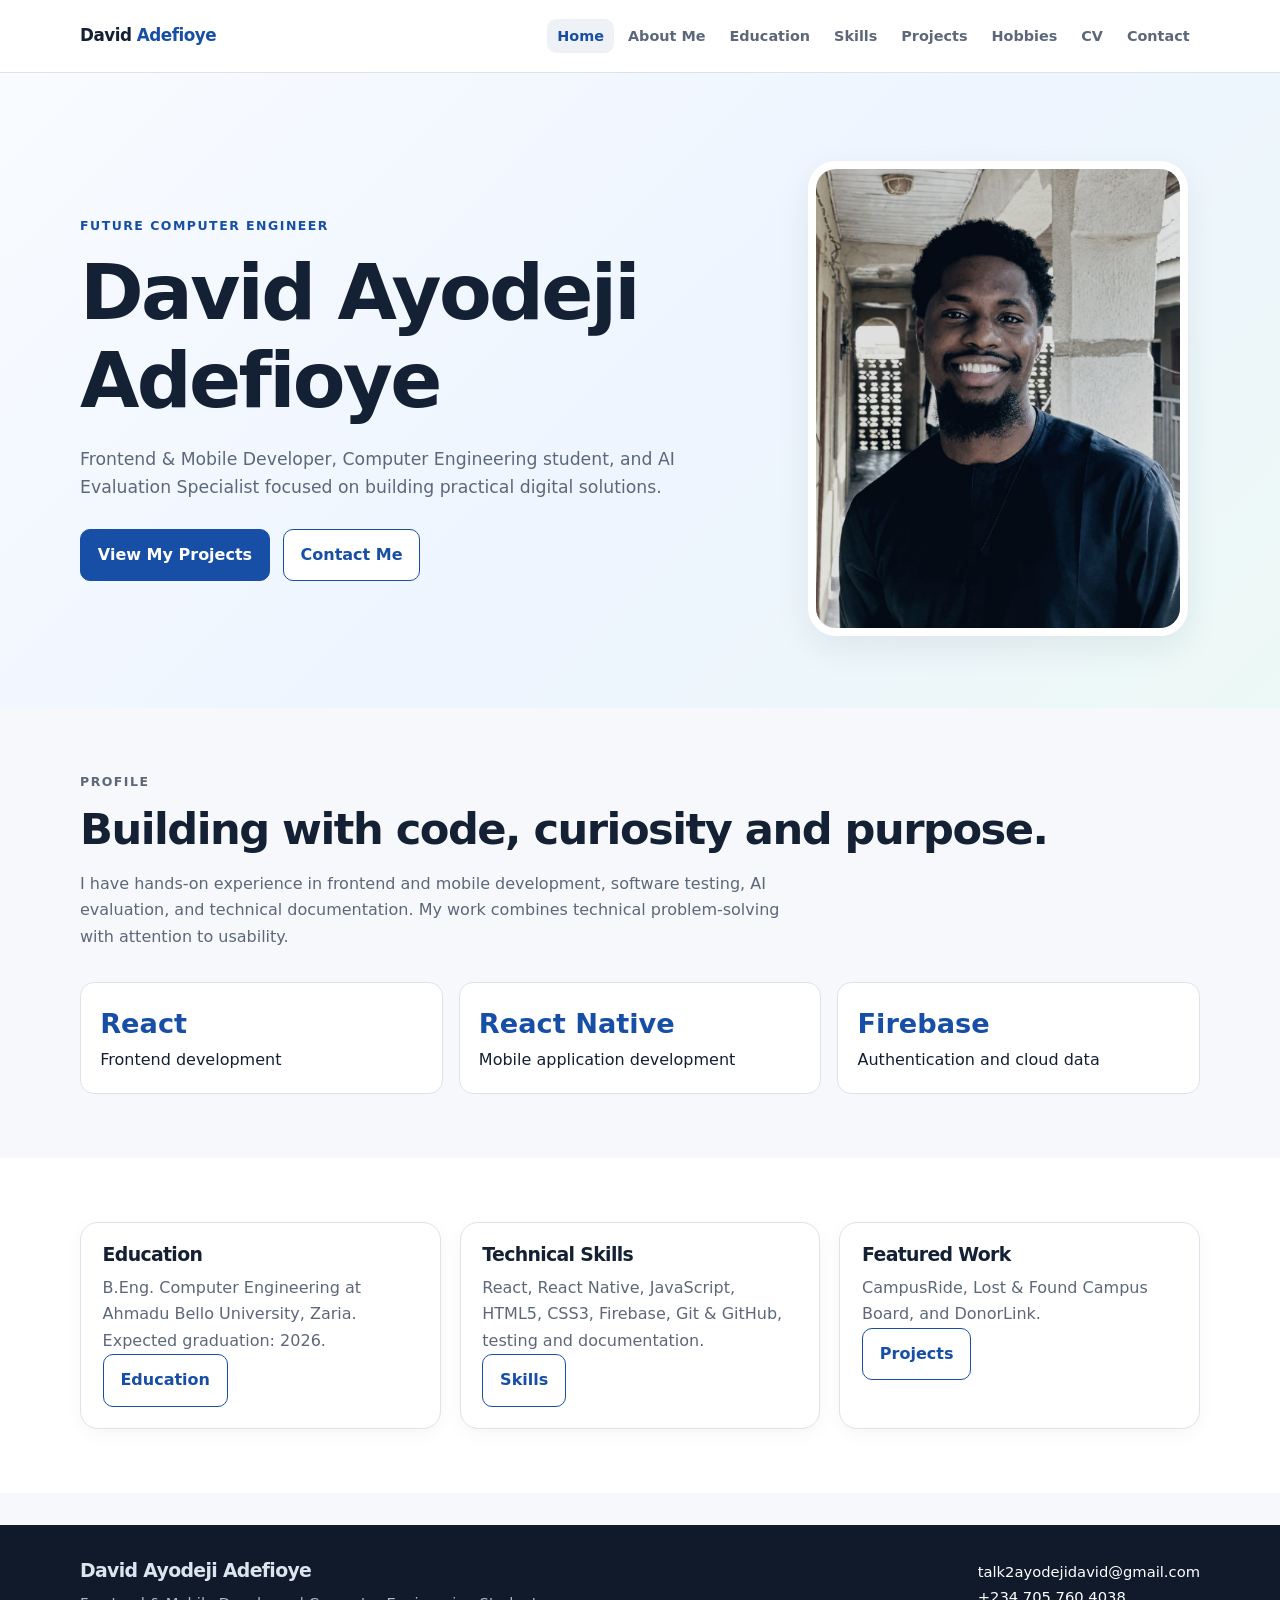
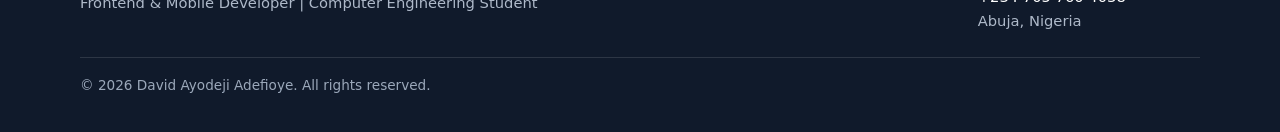
<file: index.html>
<!doctype html>
<html lang="en">
<head>
  <meta charset="utf-8">
  <meta name="viewport" content="width=device-width, initial-scale=1">
  <meta name="description" content="Home | David Ayodeji Adefioye">
  <title>Home | David Ayodeji Adefioye</title>
  <link rel="stylesheet" href="assets/css/style.css">
  <script type="application/ld+json">
{
  "@context":"https://schema.org",
  "@type":"Person",
  "name":"David Ayodeji Adefioye",
  "jobTitle":"Frontend & Mobile Developer",
  "description":"Computer Engineering student, frontend and mobile developer, and AI evaluation specialist.",
  "email":"mailto:talk2ayodejidavid@gmail.com",
  "telephone":"+2347057604038",
  "address":{"@type":"PostalAddress","addressLocality":"Abuja","addressCountry":"NG"},
  "sameAs":[
    "https://linkedin.com/in/david-adefioye-a16115250",
    "https://github.com/Bazinga0o"
  ]
}
  </script>
</head>
<body>
<a class="skip-link" href="#main-content">Skip to main content</a>
<header class="site-header">
  <div class="container nav-wrap">
    <a class="brand" href="index.html">David <span>Adefioye</span></a>
    <label class="nav-toggle-label" for="nav-toggle" aria-label="Open navigation">☰</label>
    <input class="nav-toggle" id="nav-toggle" type="checkbox">
    <nav class="site-nav" aria-label="Primary navigation">
      <ul><li><a href="index.html" aria-current="page">Home</a></li>
<li><a href="about.html">About Me</a></li>
<li><a href="education.html">Education</a></li>
<li><a href="skills.html">Skills</a></li>
<li><a href="projects.html">Projects</a></li>
<li><a href="hobbies.html">Hobbies</a></li>
<li><a href="cv.html">CV</a></li>
<li><a href="contact.html">Contact</a></li></ul>
    </nav>
  </div>
</header>
<main id="main-content">

<section class="hero">
  <div class="container hero-grid">
    <div>
      <p class="eyebrow">Future Computer Engineer</p>
      <h1>David Ayodeji Adefioye</h1>
      <p class="lead">Frontend &amp; Mobile Developer, Computer Engineering student, and AI Evaluation Specialist focused on building practical digital solutions.</p>
      <div class="hero-actions">
        <a class="button primary" href="projects.html">View My Projects</a>
        <a class="button secondary" href="contact.html">Contact Me</a>
      </div>
    </div>
    <img class="hero-photo" src="assets/images/profile.jpg" alt="Portrait of David Ayodeji Adefioye">
  </div>
</section>
<section class="section">
  <div class="container">
    <div class="section-head">
      <p class="eyebrow">Profile</p>
      <h2>Building with code, curiosity and purpose.</h2>
      <p>I have hands-on experience in frontend and mobile development, software testing, AI evaluation, and technical documentation. My work combines technical problem-solving with attention to usability.</p>
    </div>
    <div class="stat-grid">
      <div class="stat"><strong>React</strong><span>Frontend development</span></div>
      <div class="stat"><strong>React Native</strong><span>Mobile application development</span></div>
      <div class="stat"><strong>Firebase</strong><span>Authentication and cloud data</span></div>
    </div>
  </div>
</section>
<section class="section alt">
  <div class="container">
    <div class="grid grid-3">
      <article class="card"><h3>Education</h3><p>B.Eng. Computer Engineering at Ahmadu Bello University, Zaria. Expected graduation: 2026.</p><a class="button secondary" href="education.html">Education</a></article>
      <article class="card"><h3>Technical Skills</h3><p>React, React Native, JavaScript, HTML5, CSS3, Firebase, Git &amp; GitHub, testing and documentation.</p><a class="button secondary" href="skills.html">Skills</a></article>
      <article class="card"><h3>Featured Work</h3><p>CampusRide, Lost &amp; Found Campus Board, and DonorLink.</p><a class="button secondary" href="projects.html">Projects</a></article>
    </div>
  </div>
</section>

</main>
<footer class="site-footer">
  <div class="container footer-grid">
    <div><h3>David Ayodeji Adefioye</h3><p>Frontend &amp; Mobile Developer | Computer Engineering Student</p></div>
    <div><p><a href="mailto:talk2ayodejidavid@gmail.com">talk2ayodejidavid@gmail.com</a><br><a href="tel:+2347057604038">+234 705 760 4038</a><br>Abuja, Nigeria</p></div>
  </div>
  <div class="container footer-bottom">© 2026 David Ayodeji Adefioye. All rights reserved.</div>
</footer>
</body>
</html>
</file>
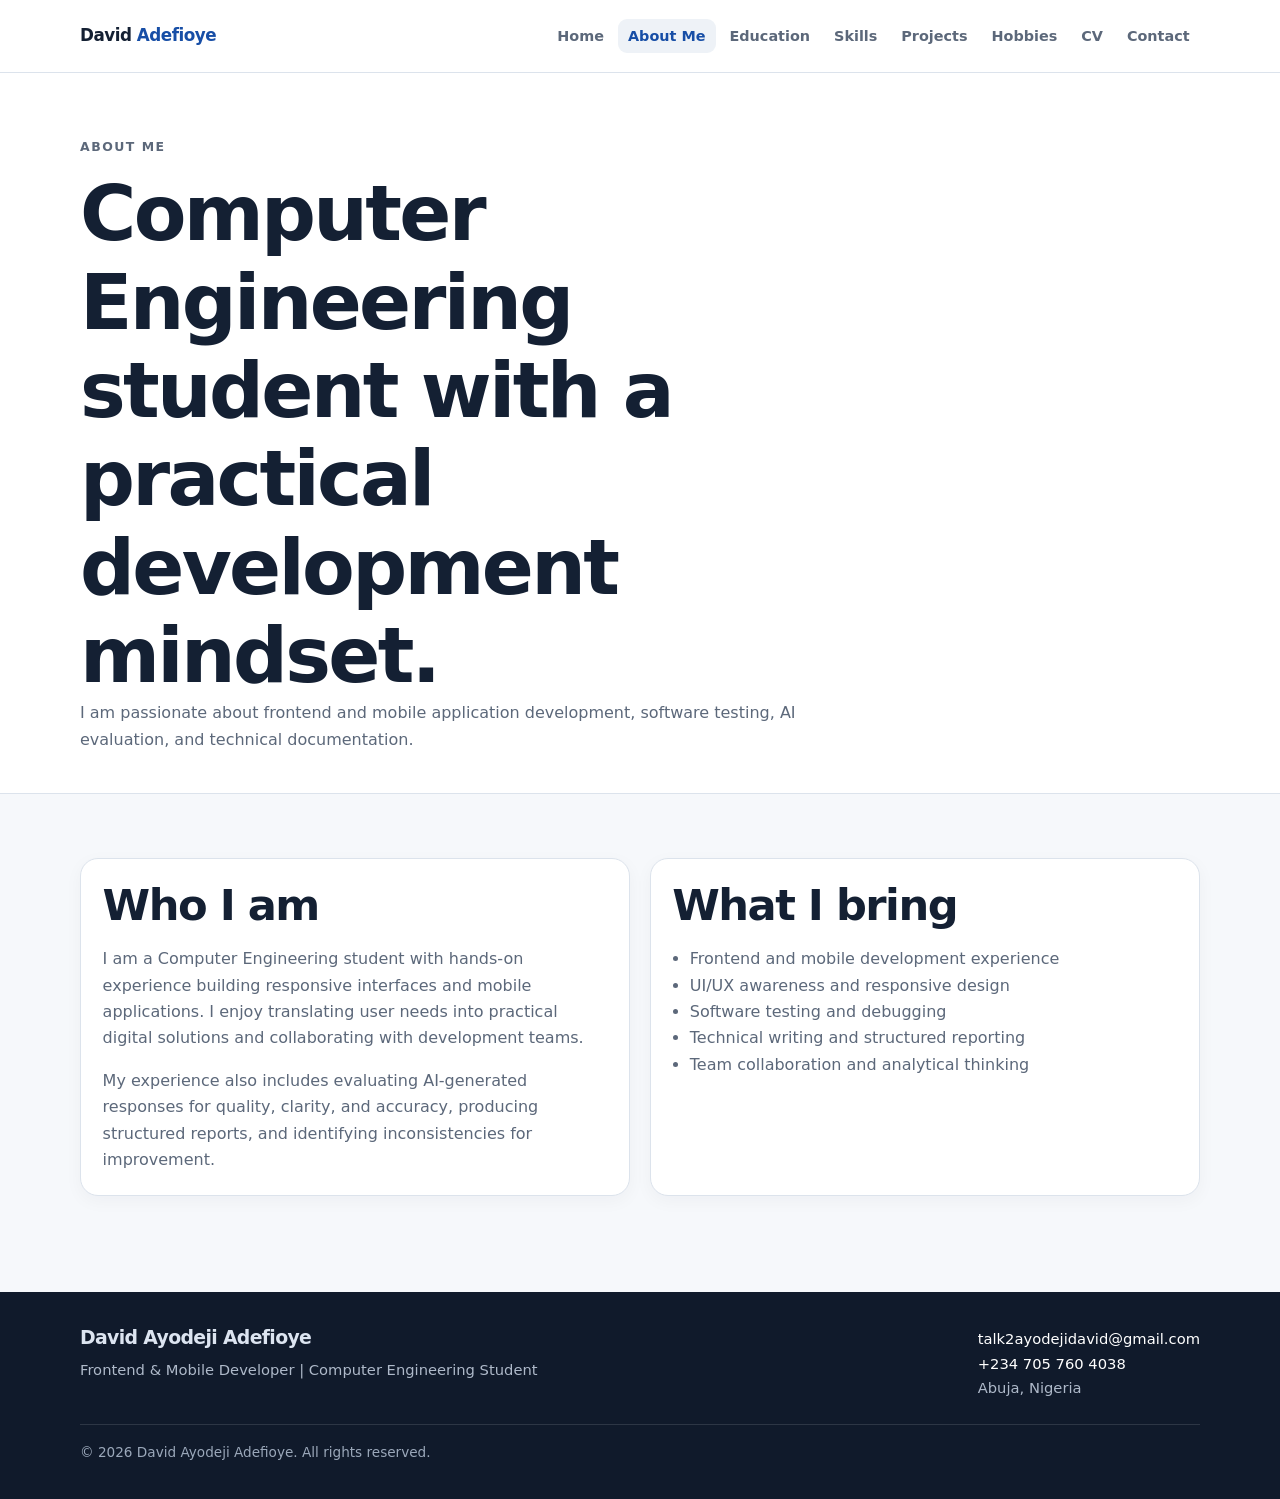
<file: about.html>
<!doctype html>
<html lang="en">
<head>
  <meta charset="utf-8">
  <meta name="viewport" content="width=device-width, initial-scale=1">
  <meta name="description" content="About Me | David Ayodeji Adefioye">
  <title>About Me | David Ayodeji Adefioye</title>
  <link rel="stylesheet" href="assets/css/style.css">
  <script type="application/ld+json">
{
  "@context":"https://schema.org",
  "@type":"Person",
  "name":"David Ayodeji Adefioye",
  "jobTitle":"Frontend & Mobile Developer",
  "description":"Computer Engineering student, frontend and mobile developer, and AI evaluation specialist.",
  "email":"mailto:talk2ayodejidavid@gmail.com",
  "telephone":"+2347057604038",
  "address":{"@type":"PostalAddress","addressLocality":"Abuja","addressCountry":"NG"},
  "sameAs":[
    "https://linkedin.com/in/david-adefioye-a16115250",
    "https://github.com/Bazinga0o"
  ]
}
  </script>
</head>
<body>
<a class="skip-link" href="#main-content">Skip to main content</a>
<header class="site-header">
  <div class="container nav-wrap">
    <a class="brand" href="index.html">David <span>Adefioye</span></a>
    <label class="nav-toggle-label" for="nav-toggle" aria-label="Open navigation">☰</label>
    <input class="nav-toggle" id="nav-toggle" type="checkbox">
    <nav class="site-nav" aria-label="Primary navigation">
      <ul><li><a href="index.html">Home</a></li>
<li><a href="about.html" aria-current="page">About Me</a></li>
<li><a href="education.html">Education</a></li>
<li><a href="skills.html">Skills</a></li>
<li><a href="projects.html">Projects</a></li>
<li><a href="hobbies.html">Hobbies</a></li>
<li><a href="cv.html">CV</a></li>
<li><a href="contact.html">Contact</a></li></ul>
    </nav>
  </div>
</header>
<main id="main-content">

<section class="page-hero"><div class="container"><p class="eyebrow">About Me</p><h1>Computer Engineering student with a practical development mindset.</h1><p>I am passionate about frontend and mobile application development, software testing, AI evaluation, and technical documentation.</p></div></section>
<section class="section"><div class="container grid grid-2">
  <article class="card"><h2>Who I am</h2><p>I am a Computer Engineering student with hands-on experience building responsive interfaces and mobile applications. I enjoy translating user needs into practical digital solutions and collaborating with development teams.</p><p style="margin-top:1rem">My experience also includes evaluating AI-generated responses for quality, clarity, and accuracy, producing structured reports, and identifying inconsistencies for improvement.</p></article>
  <article class="card"><h2>What I bring</h2><ul><li>Frontend and mobile development experience</li><li>UI/UX awareness and responsive design</li><li>Software testing and debugging</li><li>Technical writing and structured reporting</li><li>Team collaboration and analytical thinking</li></ul></article>
</div></section>

</main>
<footer class="site-footer">
  <div class="container footer-grid">
    <div><h3>David Ayodeji Adefioye</h3><p>Frontend &amp; Mobile Developer | Computer Engineering Student</p></div>
    <div><p><a href="mailto:talk2ayodejidavid@gmail.com">talk2ayodejidavid@gmail.com</a><br><a href="tel:+2347057604038">+234 705 760 4038</a><br>Abuja, Nigeria</p></div>
  </div>
  <div class="container footer-bottom">© 2026 David Ayodeji Adefioye. All rights reserved.</div>
</footer>
</body>
</html>
</file>
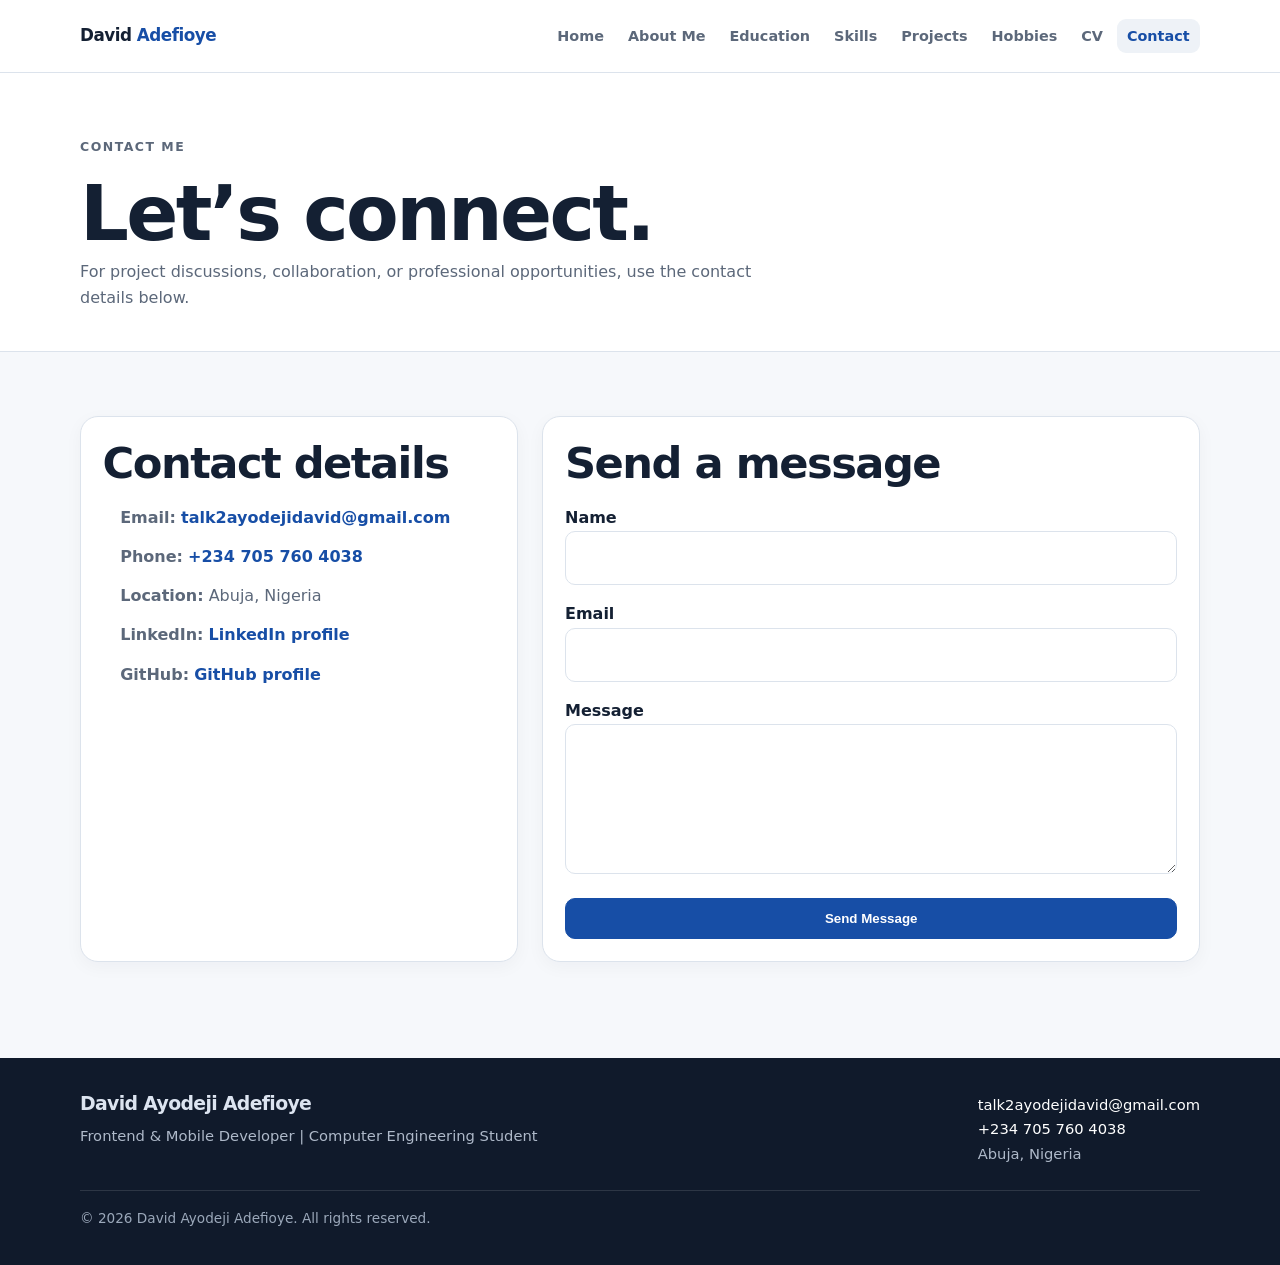
<file: contact.html>
<!doctype html>
<html lang="en">
<head>
  <meta charset="utf-8">
  <meta name="viewport" content="width=device-width, initial-scale=1">
  <meta name="description" content="Contact Me | David Ayodeji Adefioye">
  <title>Contact Me | David Ayodeji Adefioye</title>
  <link rel="stylesheet" href="assets/css/style.css">
  <script type="application/ld+json">
{
  "@context":"https://schema.org",
  "@type":"Person",
  "name":"David Ayodeji Adefioye",
  "jobTitle":"Frontend & Mobile Developer",
  "description":"Computer Engineering student, frontend and mobile developer, and AI evaluation specialist.",
  "email":"mailto:talk2ayodejidavid@gmail.com",
  "telephone":"+2347057604038",
  "address":{"@type":"PostalAddress","addressLocality":"Abuja","addressCountry":"NG"},
  "sameAs":[
    "https://linkedin.com/in/david-adefioye-a16115250",
    "https://github.com/Bazinga0o"
  ]
}
  </script>
</head>
<body>
<a class="skip-link" href="#main-content">Skip to main content</a>
<header class="site-header">
  <div class="container nav-wrap">
    <a class="brand" href="index.html">David <span>Adefioye</span></a>
    <label class="nav-toggle-label" for="nav-toggle" aria-label="Open navigation">☰</label>
    <input class="nav-toggle" id="nav-toggle" type="checkbox">
    <nav class="site-nav" aria-label="Primary navigation">
      <ul><li><a href="index.html">Home</a></li>
<li><a href="about.html">About Me</a></li>
<li><a href="education.html">Education</a></li>
<li><a href="skills.html">Skills</a></li>
<li><a href="projects.html">Projects</a></li>
<li><a href="hobbies.html">Hobbies</a></li>
<li><a href="cv.html">CV</a></li>
<li><a href="contact.html" aria-current="page">Contact</a></li></ul>
    </nav>
  </div>
</header>
<main id="main-content">

<section class="page-hero"><div class="container"><p class="eyebrow">Contact Me</p><h1>Let’s connect.</h1><p>For project discussions, collaboration, or professional opportunities, use the contact details below.</p></div></section>
<section class="section"><div class="container contact-grid">
  <article class="card"><h2>Contact details</h2><ul class="contact-list"><li><strong>Email:</strong> <a href="mailto:talk2ayodejidavid@gmail.com">talk2ayodejidavid@gmail.com</a></li><li><strong>Phone:</strong> <a href="tel:+2347057604038">+234 705 760 4038</a></li><li><strong>Location:</strong> Abuja, Nigeria</li><li><strong>LinkedIn:</strong> <a href="https://linkedin.com/in/david-adefioye-a16115250">LinkedIn profile</a></li><li><strong>GitHub:</strong> <a href="https://github.com/Bazinga0o">GitHub profile</a></li></ul></article>
  <article class="card"><h2>Send a message</h2><form action="mailto:talk2ayodejidavid@gmail.com" method="post" enctype="text/plain"><div><label for="name">Name</label><input id="name" name="name" type="text" required></div><div><label for="email">Email</label><input id="email" name="email" type="email" required></div><div><label for="message">Message</label><textarea id="message" name="message" required></textarea></div><button class="button primary" type="submit">Send Message</button></form></article>
</div></section>

</main>
<footer class="site-footer">
  <div class="container footer-grid">
    <div><h3>David Ayodeji Adefioye</h3><p>Frontend &amp; Mobile Developer | Computer Engineering Student</p></div>
    <div><p><a href="mailto:talk2ayodejidavid@gmail.com">talk2ayodejidavid@gmail.com</a><br><a href="tel:+2347057604038">+234 705 760 4038</a><br>Abuja, Nigeria</p></div>
  </div>
  <div class="container footer-bottom">© 2026 David Ayodeji Adefioye. All rights reserved.</div>
</footer>
</body>
</html>
</file>
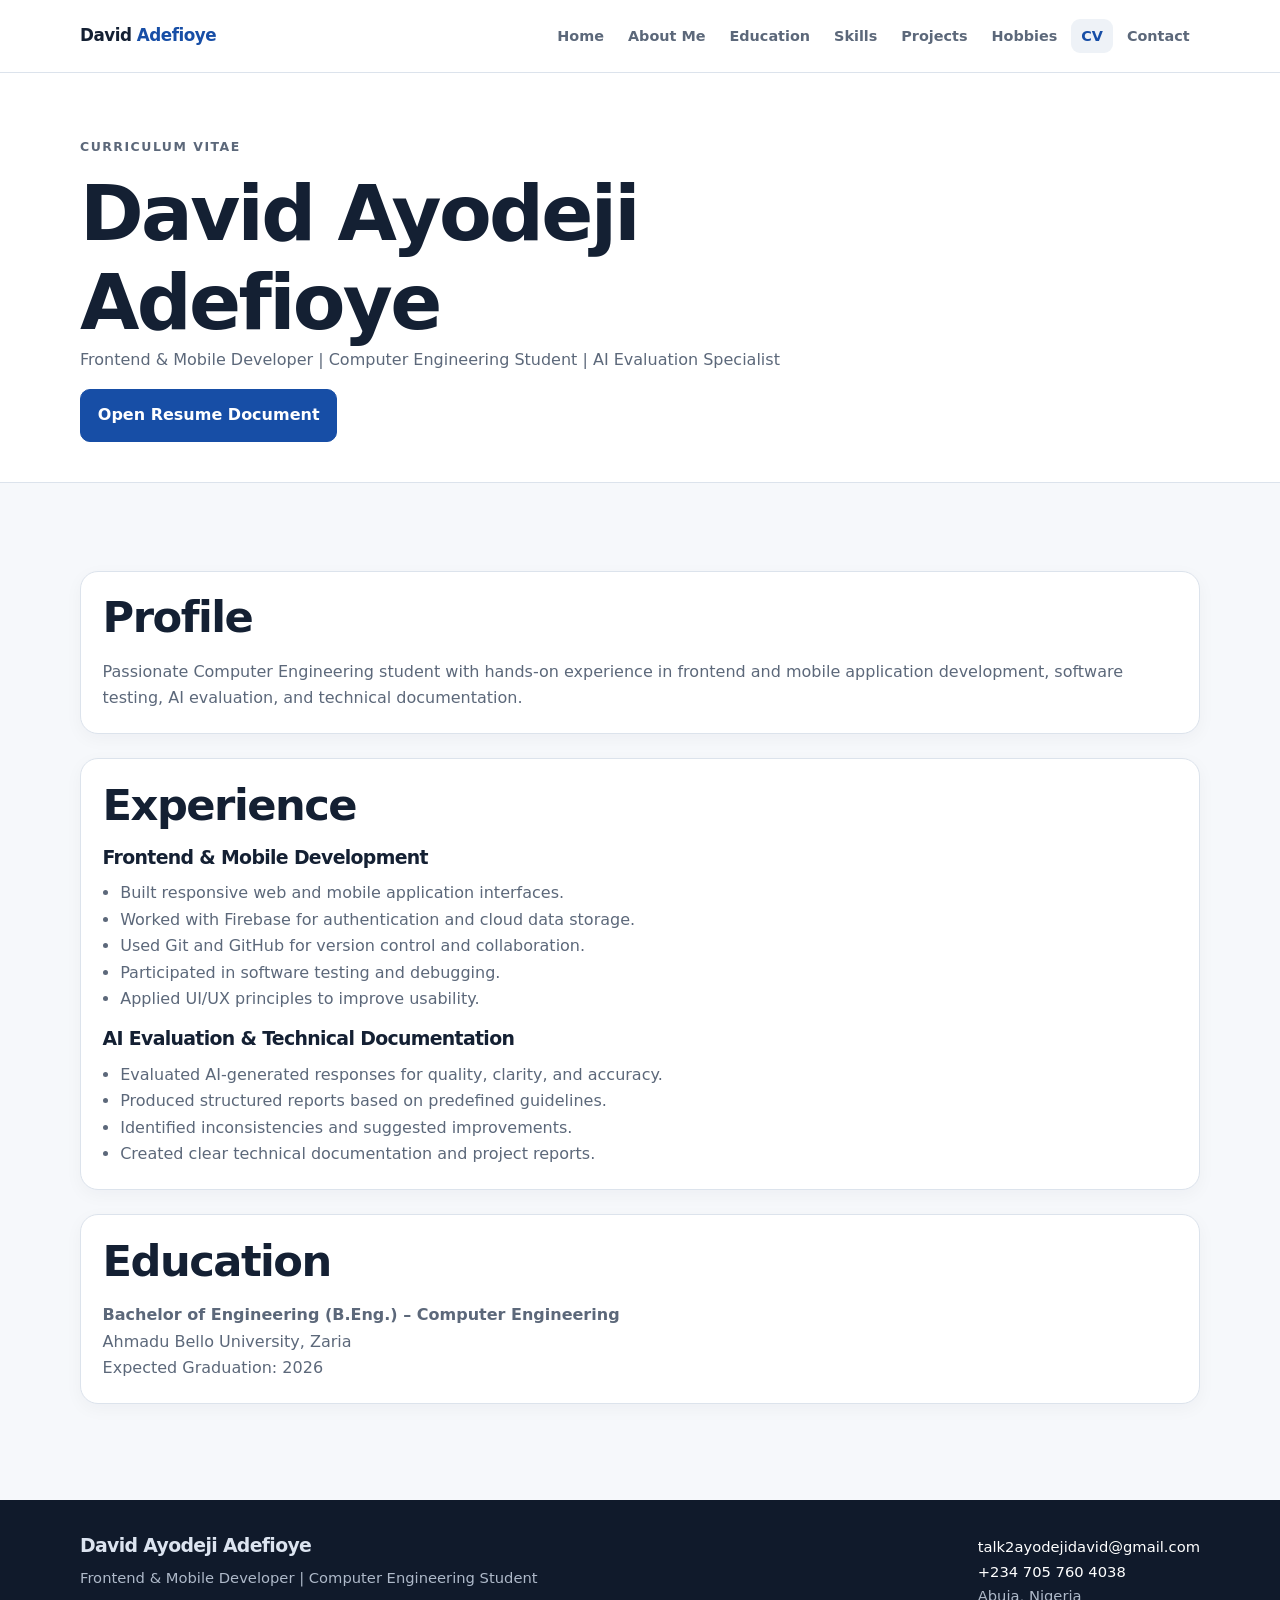
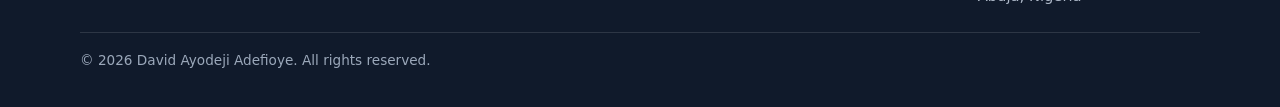
<file: cv.html>
<!doctype html>
<html lang="en">
<head>
  <meta charset="utf-8">
  <meta name="viewport" content="width=device-width, initial-scale=1">
  <meta name="description" content="Curriculum Vitae | David Ayodeji Adefioye">
  <title>Curriculum Vitae | David Ayodeji Adefioye</title>
  <link rel="stylesheet" href="assets/css/style.css">
  <script type="application/ld+json">
{
  "@context":"https://schema.org",
  "@type":"Person",
  "name":"David Ayodeji Adefioye",
  "jobTitle":"Frontend & Mobile Developer",
  "description":"Computer Engineering student, frontend and mobile developer, and AI evaluation specialist.",
  "email":"mailto:talk2ayodejidavid@gmail.com",
  "telephone":"+2347057604038",
  "address":{"@type":"PostalAddress","addressLocality":"Abuja","addressCountry":"NG"},
  "sameAs":[
    "https://linkedin.com/in/david-adefioye-a16115250",
    "https://github.com/Bazinga0o"
  ]
}
  </script>
</head>
<body>
<a class="skip-link" href="#main-content">Skip to main content</a>
<header class="site-header">
  <div class="container nav-wrap">
    <a class="brand" href="index.html">David <span>Adefioye</span></a>
    <label class="nav-toggle-label" for="nav-toggle" aria-label="Open navigation">☰</label>
    <input class="nav-toggle" id="nav-toggle" type="checkbox">
    <nav class="site-nav" aria-label="Primary navigation">
      <ul><li><a href="index.html">Home</a></li>
<li><a href="about.html">About Me</a></li>
<li><a href="education.html">Education</a></li>
<li><a href="skills.html">Skills</a></li>
<li><a href="projects.html">Projects</a></li>
<li><a href="hobbies.html">Hobbies</a></li>
<li><a href="cv.html" aria-current="page">CV</a></li>
<li><a href="contact.html">Contact</a></li></ul>
    </nav>
  </div>
</header>
<main id="main-content">

<section class="page-hero"><div class="container"><p class="eyebrow">Curriculum Vitae</p><h1>David Ayodeji Adefioye</h1><p>Frontend &amp; Mobile Developer | Computer Engineering Student | AI Evaluation Specialist</p><p style="margin-top:1rem"><a class="button primary" href="assets/docs/David_Adefioye_Resume.docx">Open Resume Document</a></p></div></section>
<section class="section"><div class="container">
  <article class="card cv-block"><h2>Profile</h2><p>Passionate Computer Engineering student with hands-on experience in frontend and mobile application development, software testing, AI evaluation, and technical documentation.</p></article>
  <article class="card cv-block"><h2>Experience</h2><h3>Frontend &amp; Mobile Development</h3><ul class="cv-list"><li>Built responsive web and mobile application interfaces.</li><li>Worked with Firebase for authentication and cloud data storage.</li><li>Used Git and GitHub for version control and collaboration.</li><li>Participated in software testing and debugging.</li><li>Applied UI/UX principles to improve usability.</li></ul><h3 style="margin-top:1rem">AI Evaluation &amp; Technical Documentation</h3><ul class="cv-list"><li>Evaluated AI-generated responses for quality, clarity, and accuracy.</li><li>Produced structured reports based on predefined guidelines.</li><li>Identified inconsistencies and suggested improvements.</li><li>Created clear technical documentation and project reports.</li></ul></article>
  <article class="card cv-block"><h2>Education</h2><p><strong>Bachelor of Engineering (B.Eng.) – Computer Engineering</strong><br>Ahmadu Bello University, Zaria<br>Expected Graduation: 2026</p></article>
</div></section>

</main>
<footer class="site-footer">
  <div class="container footer-grid">
    <div><h3>David Ayodeji Adefioye</h3><p>Frontend &amp; Mobile Developer | Computer Engineering Student</p></div>
    <div><p><a href="mailto:talk2ayodejidavid@gmail.com">talk2ayodejidavid@gmail.com</a><br><a href="tel:+2347057604038">+234 705 760 4038</a><br>Abuja, Nigeria</p></div>
  </div>
  <div class="container footer-bottom">© 2026 David Ayodeji Adefioye. All rights reserved.</div>
</footer>
</body>
</html>
</file>
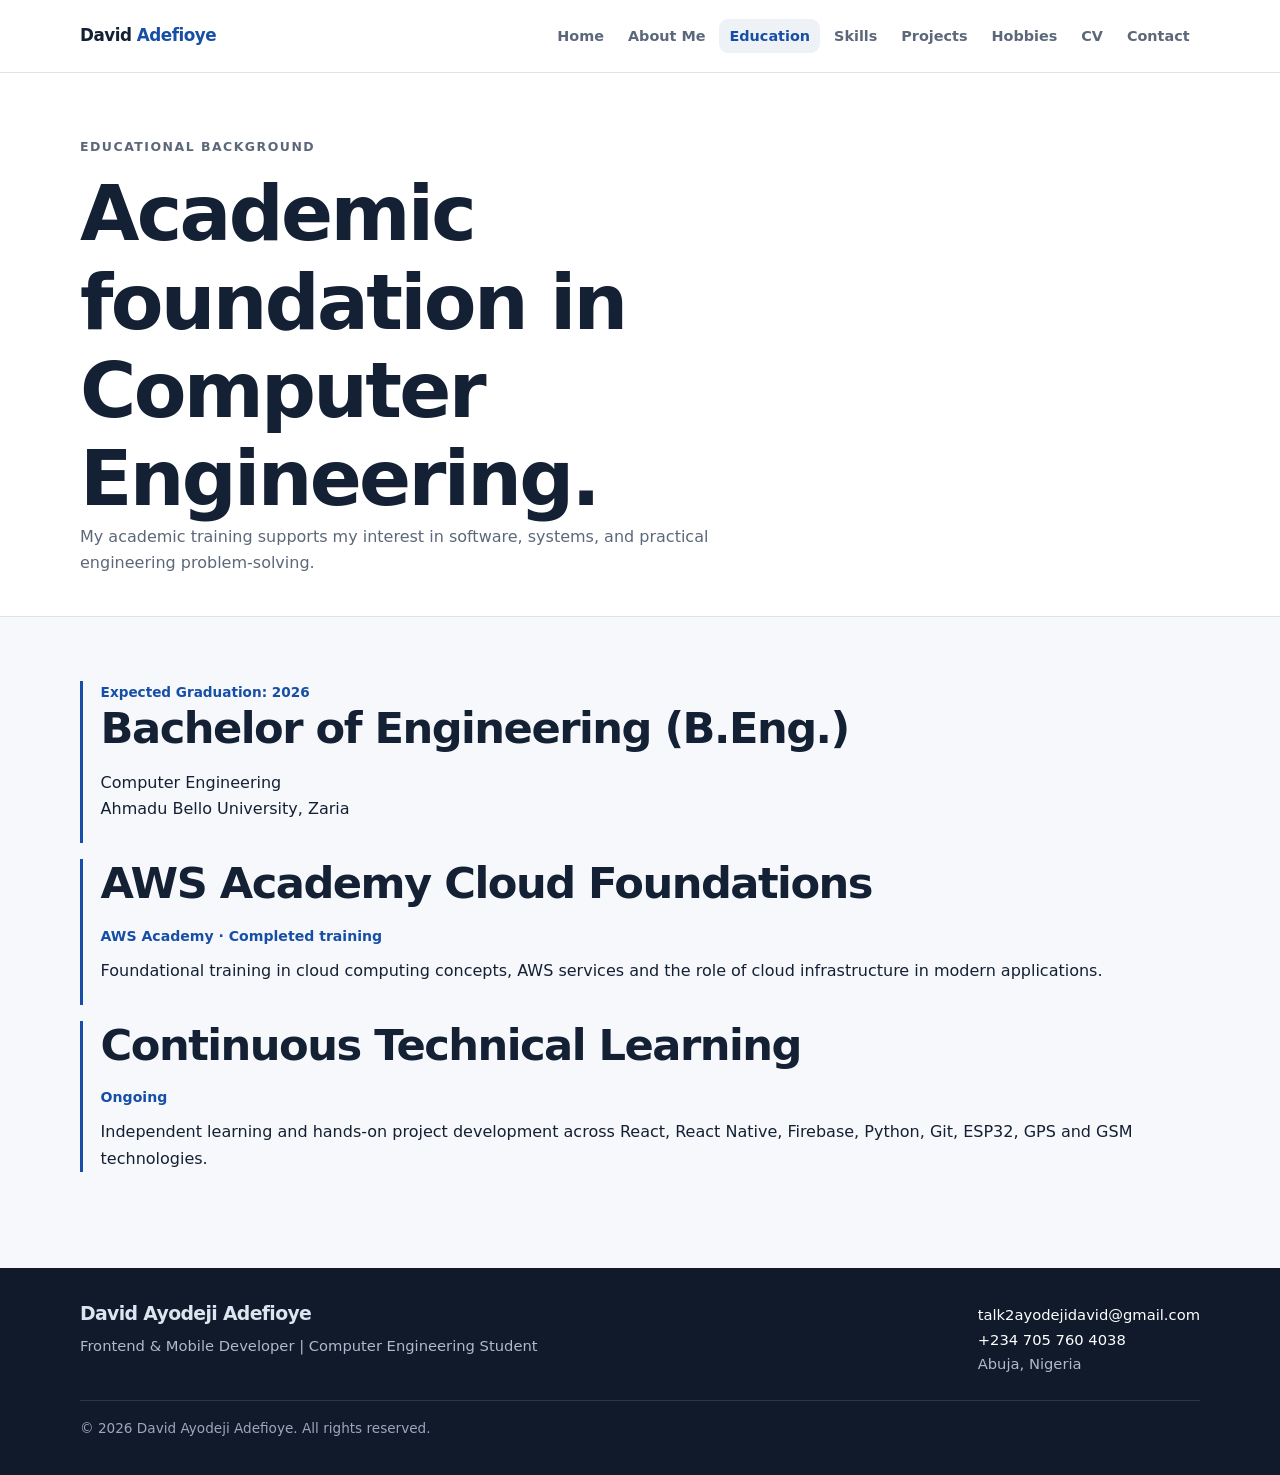
<file: education.html>
<!doctype html>
<html lang="en">
<head>
  <meta charset="utf-8">
  <meta name="viewport" content="width=device-width, initial-scale=1">
  <meta name="description" content="Educational Background | David Ayodeji Adefioye">
  <title>Educational Background | David Ayodeji Adefioye</title>
  <link rel="stylesheet" href="assets/css/style.css">
  <script type="application/ld+json">
{
  "@context":"https://schema.org",
  "@type":"Person",
  "name":"David Ayodeji Adefioye",
  "jobTitle":"Frontend & Mobile Developer",
  "description":"Computer Engineering student, frontend and mobile developer, and AI evaluation specialist.",
  "email":"mailto:talk2ayodejidavid@gmail.com",
  "telephone":"+2347057604038",
  "address":{"@type":"PostalAddress","addressLocality":"Abuja","addressCountry":"NG"},
  "sameAs":[
    "https://linkedin.com/in/david-adefioye-a16115250",
    "https://github.com/Bazinga0o"
  ]
}
  </script>
</head>
<body>
<a class="skip-link" href="#main-content">Skip to main content</a>
<header class="site-header">
  <div class="container nav-wrap">
    <a class="brand" href="index.html">David <span>Adefioye</span></a>
    <label class="nav-toggle-label" for="nav-toggle" aria-label="Open navigation">☰</label>
    <input class="nav-toggle" id="nav-toggle" type="checkbox">
    <nav class="site-nav" aria-label="Primary navigation">
      <ul><li><a href="index.html">Home</a></li>
<li><a href="about.html">About Me</a></li>
<li><a href="education.html" aria-current="page">Education</a></li>
<li><a href="skills.html">Skills</a></li>
<li><a href="projects.html">Projects</a></li>
<li><a href="hobbies.html">Hobbies</a></li>
<li><a href="cv.html">CV</a></li>
<li><a href="contact.html">Contact</a></li></ul>
    </nav>
  </div>
</header>
<main id="main-content">

<section class="page-hero"><div class="container"><p class="eyebrow">Educational Background</p><h1>Academic foundation in Computer Engineering.</h1><p>My academic training supports my interest in software, systems, and practical engineering problem-solving.</p></div></section>
<section class="section"><div class="container">
  <div class="timeline">
    <article class="timeline-item"><p class="date">Expected Graduation: 2026</p><h2>Bachelor of Engineering (B.Eng.)</h2><p>Computer Engineering</p><p>Ahmadu Bello University, Zaria</p></article>
    <article class="timeline-item"><h2>AWS Academy Cloud Foundations</h2><p class="meta">AWS Academy · Completed training</p><p>Foundational training in cloud computing concepts, AWS services and the role of cloud infrastructure in modern applications.</p></article>
    <article class="timeline-item"><h2>Continuous Technical Learning</h2><p class="meta">Ongoing</p><p>Independent learning and hands-on project development across React, React Native, Firebase, Python, Git, ESP32, GPS and GSM technologies.</p></article>
  </div>
</div></section>

</main>
<footer class="site-footer">
  <div class="container footer-grid">
    <div><h3>David Ayodeji Adefioye</h3><p>Frontend &amp; Mobile Developer | Computer Engineering Student</p></div>
    <div><p><a href="mailto:talk2ayodejidavid@gmail.com">talk2ayodejidavid@gmail.com</a><br><a href="tel:+2347057604038">+234 705 760 4038</a><br>Abuja, Nigeria</p></div>
  </div>
  <div class="container footer-bottom">© 2026 David Ayodeji Adefioye. All rights reserved.</div>
</footer>
</body>
</html>
</file>
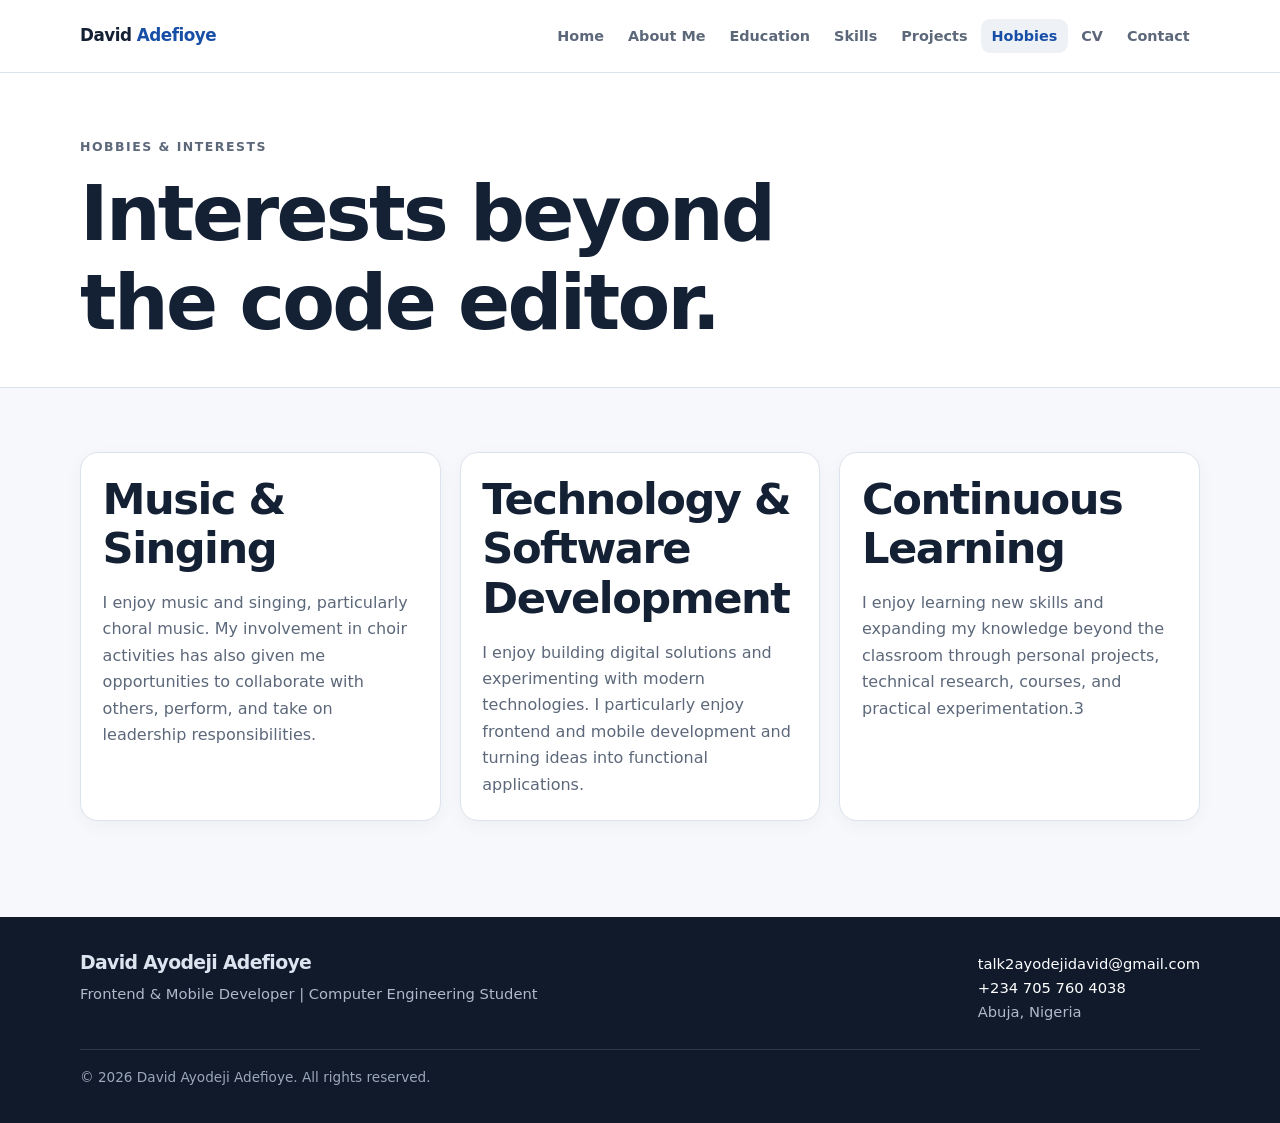
<file: hobbies.html>
<!doctype html>
<html lang="en">
<head>
  <meta charset="utf-8">
  <meta name="viewport" content="width=device-width, initial-scale=1">
  <meta name="description" content="Hobbies & Interests | David Ayodeji Adefioye">
  <title>Hobbies & Interests | David Ayodeji Adefioye</title>
  <link rel="stylesheet" href="assets/css/style.css">
  <script type="application/ld+json">
{
  "@context":"https://schema.org",
  "@type":"Person",
  "name":"David Ayodeji Adefioye",
  "jobTitle":"Frontend & Mobile Developer",
  "description":"Computer Engineering student, frontend and mobile developer, and AI evaluation specialist.",
  "email":"mailto:talk2ayodejidavid@gmail.com",
  "telephone":"+2347057604038",
  "address":{"@type":"PostalAddress","addressLocality":"Abuja","addressCountry":"NG"},
  "sameAs":[
    "https://linkedin.com/in/david-adefioye-a16115250",
    "https://github.com/Bazinga0o"
  ]
}
  </script>
</head>
<body>
<a class="skip-link" href="#main-content">Skip to main content</a>
<header class="site-header">
  <div class="container nav-wrap">
    <a class="brand" href="index.html">David <span>Adefioye</span></a>
    <label class="nav-toggle-label" for="nav-toggle" aria-label="Open navigation">☰</label>
    <input class="nav-toggle" id="nav-toggle" type="checkbox">
    <nav class="site-nav" aria-label="Primary navigation">
      <ul><li><a href="index.html">Home</a></li>
<li><a href="about.html">About Me</a></li>
<li><a href="education.html">Education</a></li>
<li><a href="skills.html">Skills</a></li>
<li><a href="projects.html">Projects</a></li>
<li><a href="hobbies.html" aria-current="page">Hobbies</a></li>
<li><a href="cv.html">CV</a></li>
<li><a href="contact.html">Contact</a></li></ul>
    </nav>
  </div>
</header>
<main id="main-content">

<section class="page-hero"><div class="container"><p class="eyebrow">Hobbies &amp; Interests</p><h1>Interests beyond the code editor.</div></section>
<section class="section"><div class="container grid grid-3">
  <article class="card"><h2>Music &amp; Singing</h2><p>I enjoy music and singing, particularly choral music. My involvement in choir activities has also given me opportunities to collaborate with others, perform, and take on leadership responsibilities.</p></article>
  <article class="card"><h2>Technology &amp; Software Development</h2><p>I enjoy building digital solutions and experimenting with modern technologies. I particularly enjoy frontend and mobile development and turning ideas into functional applications.</p></article>
  <article class="card"><h2>Continuous Learning</h2><p>I enjoy learning new skills and expanding my knowledge beyond the classroom through personal projects, technical research, courses, and practical experimentation.3</p></article>
</div></section>

</main>
<footer class="site-footer">
  <div class="container footer-grid">
    <div><h3>David Ayodeji Adefioye</h3><p>Frontend &amp; Mobile Developer | Computer Engineering Student</p></div>
    <div><p><a href="mailto:talk2ayodejidavid@gmail.com">talk2ayodejidavid@gmail.com</a><br><a href="tel:+2347057604038">+234 705 760 4038</a><br>Abuja, Nigeria</p></div>
  </div>
  <div class="container footer-bottom">© 2026 David Ayodeji Adefioye. All rights reserved.</div>
</footer>
</body>
</html>
</file>
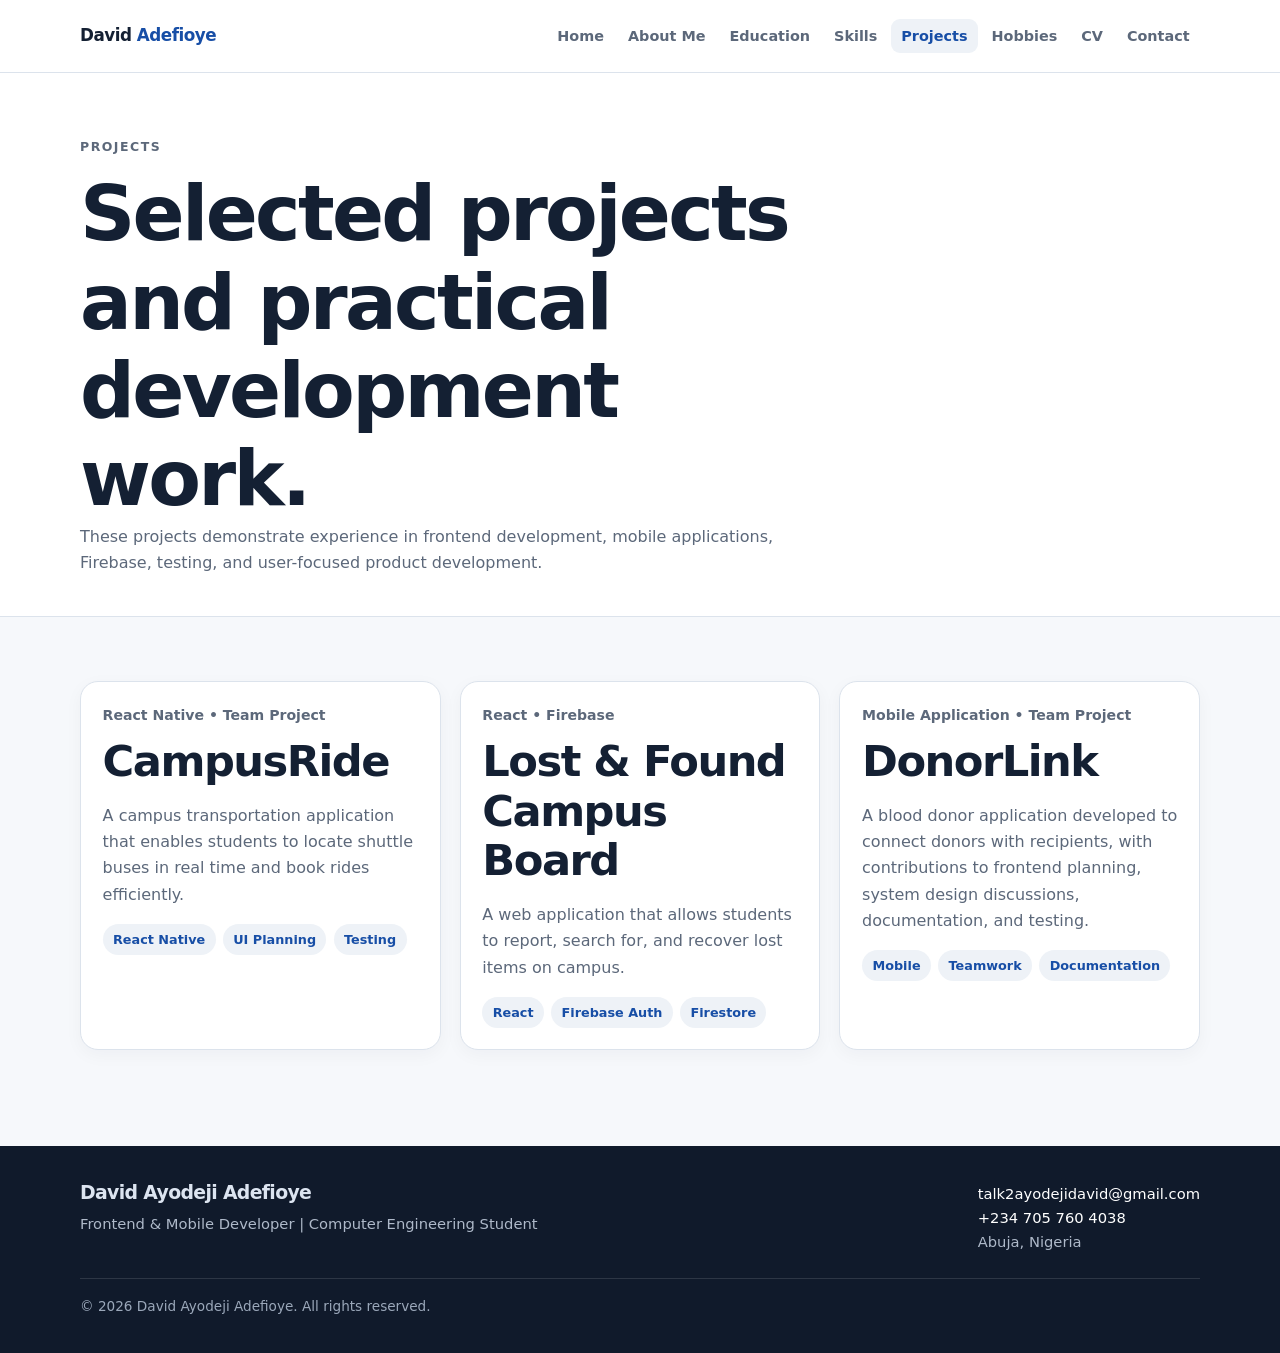
<file: projects.html>
<!doctype html>
<html lang="en">
<head>
  <meta charset="utf-8">
  <meta name="viewport" content="width=device-width, initial-scale=1">
  <meta name="description" content="Projects | David Ayodeji Adefioye">
  <title>Projects | David Ayodeji Adefioye</title>
  <link rel="stylesheet" href="assets/css/style.css">
  <script type="application/ld+json">
{
  "@context":"https://schema.org",
  "@type":"Person",
  "name":"David Ayodeji Adefioye",
  "jobTitle":"Frontend & Mobile Developer",
  "description":"Computer Engineering student, frontend and mobile developer, and AI evaluation specialist.",
  "email":"mailto:talk2ayodejidavid@gmail.com",
  "telephone":"+2347057604038",
  "address":{"@type":"PostalAddress","addressLocality":"Abuja","addressCountry":"NG"},
  "sameAs":[
    "https://linkedin.com/in/david-adefioye-a16115250",
    "https://github.com/Bazinga0o"
  ]
}
  </script>
</head>
<body>
<a class="skip-link" href="#main-content">Skip to main content</a>
<header class="site-header">
  <div class="container nav-wrap">
    <a class="brand" href="index.html">David <span>Adefioye</span></a>
    <label class="nav-toggle-label" for="nav-toggle" aria-label="Open navigation">☰</label>
    <input class="nav-toggle" id="nav-toggle" type="checkbox">
    <nav class="site-nav" aria-label="Primary navigation">
      <ul><li><a href="index.html">Home</a></li>
<li><a href="about.html">About Me</a></li>
<li><a href="education.html">Education</a></li>
<li><a href="skills.html">Skills</a></li>
<li><a href="projects.html" aria-current="page">Projects</a></li>
<li><a href="hobbies.html">Hobbies</a></li>
<li><a href="cv.html">CV</a></li>
<li><a href="contact.html">Contact</a></li></ul>
    </nav>
  </div>
</header>
<main id="main-content">

<section class="page-hero"><div class="container"><p class="eyebrow">Projects</p><h1>Selected projects and practical development work.</h1><p>These projects demonstrate experience in frontend development, mobile applications, Firebase, testing, and user-focused product development.</p></div></section>
<section class="section"><div class="container grid grid-3">
  <article class="card"><p class="meta">React Native • Team Project</p><h2>CampusRide</h2><p>A campus transportation application that enables students to locate shuttle buses in real time and book rides efficiently.</p><div class="tags"><span class="tag">React Native</span><span class="tag">UI Planning</span><span class="tag">Testing</span></div></article>
  <article class="card"><p class="meta">React • Firebase</p><h2>Lost &amp; Found Campus Board</h2><p>A web application that allows students to report, search for, and recover lost items on campus.</p><div class="tags"><span class="tag">React</span><span class="tag">Firebase Auth</span><span class="tag">Firestore</span></div></article>
  <article class="card"><p class="meta">Mobile Application • Team Project</p><h2>DonorLink</h2><p>A blood donor application developed to connect donors with recipients, with contributions to frontend planning, system design discussions, documentation, and testing.</p><div class="tags"><span class="tag">Mobile</span><span class="tag">Teamwork</span><span class="tag">Documentation</span></div></article>
</div></section>

</main>
<footer class="site-footer">
  <div class="container footer-grid">
    <div><h3>David Ayodeji Adefioye</h3><p>Frontend &amp; Mobile Developer | Computer Engineering Student</p></div>
    <div><p><a href="mailto:talk2ayodejidavid@gmail.com">talk2ayodejidavid@gmail.com</a><br><a href="tel:+2347057604038">+234 705 760 4038</a><br>Abuja, Nigeria</p></div>
  </div>
  <div class="container footer-bottom">© 2026 David Ayodeji Adefioye. All rights reserved.</div>
</footer>
</body>
</html>
</file>
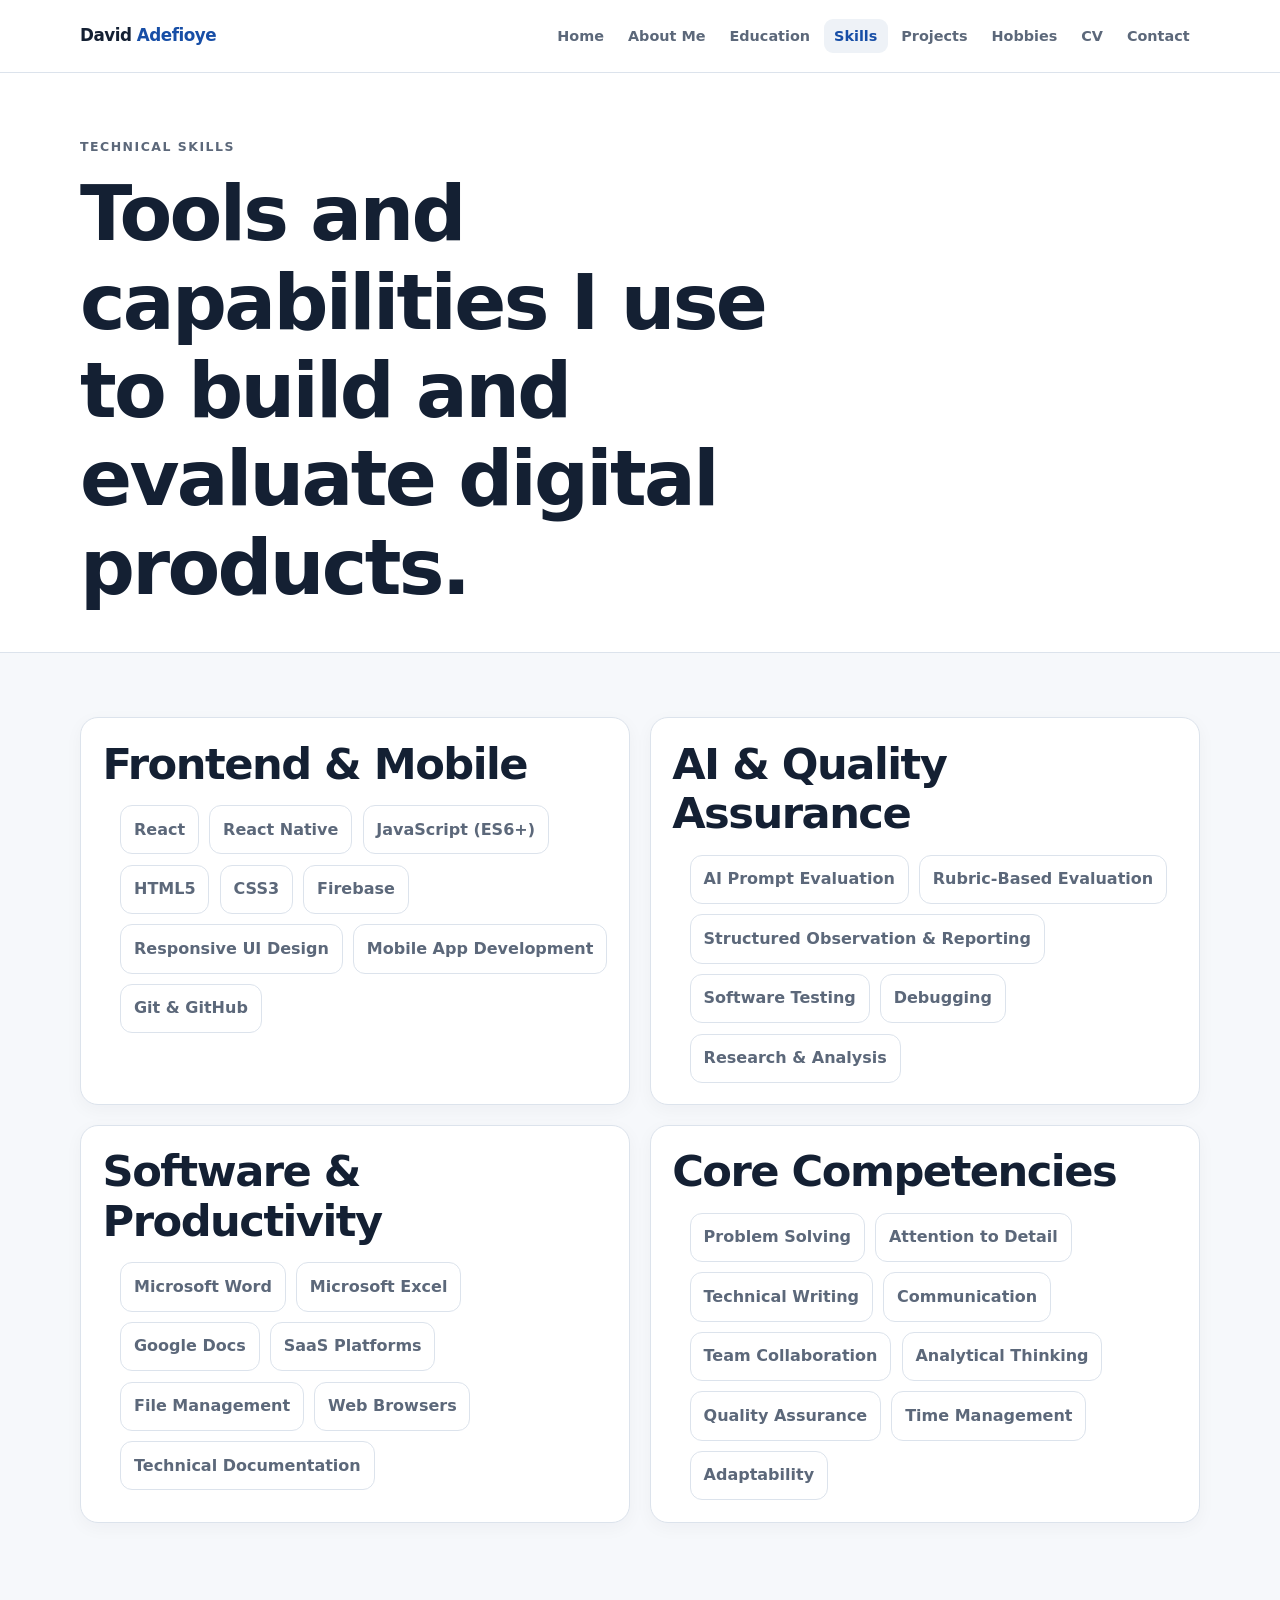
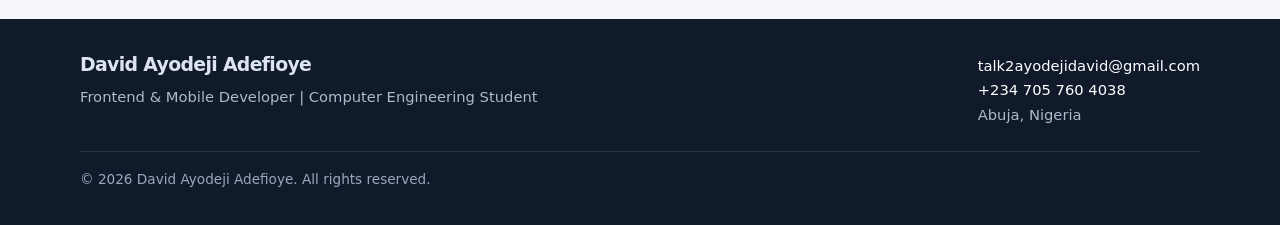
<file: skills.html>
<!doctype html>
<html lang="en">
<head>
  <meta charset="utf-8">
  <meta name="viewport" content="width=device-width, initial-scale=1">
  <meta name="description" content="Technical Skills | David Ayodeji Adefioye">
  <title>Technical Skills | David Ayodeji Adefioye</title>
  <link rel="stylesheet" href="assets/css/style.css">
  <script type="application/ld+json">
{
  "@context":"https://schema.org",
  "@type":"Person",
  "name":"David Ayodeji Adefioye",
  "jobTitle":"Frontend & Mobile Developer",
  "description":"Computer Engineering student, frontend and mobile developer, and AI evaluation specialist.",
  "email":"mailto:talk2ayodejidavid@gmail.com",
  "telephone":"+2347057604038",
  "address":{"@type":"PostalAddress","addressLocality":"Abuja","addressCountry":"NG"},
  "sameAs":[
    "https://linkedin.com/in/david-adefioye-a16115250",
    "https://github.com/Bazinga0o"
  ]
}
  </script>
</head>
<body>
<a class="skip-link" href="#main-content">Skip to main content</a>
<header class="site-header">
  <div class="container nav-wrap">
    <a class="brand" href="index.html">David <span>Adefioye</span></a>
    <label class="nav-toggle-label" for="nav-toggle" aria-label="Open navigation">☰</label>
    <input class="nav-toggle" id="nav-toggle" type="checkbox">
    <nav class="site-nav" aria-label="Primary navigation">
      <ul><li><a href="index.html">Home</a></li>
<li><a href="about.html">About Me</a></li>
<li><a href="education.html">Education</a></li>
<li><a href="skills.html" aria-current="page">Skills</a></li>
<li><a href="projects.html">Projects</a></li>
<li><a href="hobbies.html">Hobbies</a></li>
<li><a href="cv.html">CV</a></li>
<li><a href="contact.html">Contact</a></li></ul>
    </nav>
  </div>
</header>
<main id="main-content">

<section class="page-hero"><div class="container"><p class="eyebrow">Technical Skills</p><h1>Tools and capabilities I use to build and evaluate digital products.</h1></div></section>
<section class="section"><div class="container grid grid-2">
  <article class="card"><h2>Frontend &amp; Mobile</h2><ul class="skill-list"><li>React</li><li>React Native</li><li>JavaScript (ES6+)</li><li>HTML5</li><li>CSS3</li><li>Firebase</li><li>Responsive UI Design</li><li>Mobile App Development</li><li>Git &amp; GitHub</li></ul></article>
  <article class="card"><h2>AI &amp; Quality Assurance</h2><ul class="skill-list"><li>AI Prompt Evaluation</li><li>Rubric-Based Evaluation</li><li>Structured Observation &amp; Reporting</li><li>Software Testing</li><li>Debugging</li><li>Research &amp; Analysis</li></ul></article>
  <article class="card"><h2>Software &amp; Productivity</h2><ul class="skill-list"><li>Microsoft Word</li><li>Microsoft Excel</li><li>Google Docs</li><li>SaaS Platforms</li><li>File Management</li><li>Web Browsers</li><li>Technical Documentation</li></ul></article>
  <article class="card"><h2>Core Competencies</h2><ul class="skill-list"><li>Problem Solving</li><li>Attention to Detail</li><li>Technical Writing</li><li>Communication</li><li>Team Collaboration</li><li>Analytical Thinking</li><li>Quality Assurance</li><li>Time Management</li><li>Adaptability</li></ul></article>
</div></section>

</main>
<footer class="site-footer">
  <div class="container footer-grid">
    <div><h3>David Ayodeji Adefioye</h3><p>Frontend &amp; Mobile Developer | Computer Engineering Student</p></div>
    <div><p><a href="mailto:talk2ayodejidavid@gmail.com">talk2ayodejidavid@gmail.com</a><br><a href="tel:+2347057604038">+234 705 760 4038</a><br>Abuja, Nigeria</p></div>
  </div>
  <div class="container footer-bottom">© 2026 David Ayodeji Adefioye. All rights reserved.</div>
</footer>
</body>
</html>
</file>
<file: assets/css/style.css>
:root{
  --bg:#f6f8fb;
  --surface:#ffffff;
  --surface-2:#eef2f7;
  --text:#142033;
  --muted:#5c687a;
  --primary:#174ea6;
  --primary-dark:#103a7d;
  --accent:#14a085;
  --border:#dce3ec;
  --shadow:0 12px 35px rgba(20,32,51,.08);
  --radius:18px;
  --max:1120px;
}
*{box-sizing:border-box;margin:0;padding:0}
html{scroll-behavior:smooth}
body{
  font-family:Inter,ui-sans-serif,system-ui,-apple-system,BlinkMacSystemFont,"Segoe UI",sans-serif;
  background:var(--bg);color:var(--text);line-height:1.65;
}
a{color:inherit}
img{max-width:100%;display:block}
.container{width:min(92%,var(--max));margin-inline:auto}
.skip-link{position:absolute;left:-9999px;top:auto}
.skip-link:focus{left:1rem;top:1rem;background:var(--text);color:#fff;padding:.7rem 1rem;border-radius:8px;z-index:999}
.site-header{position:sticky;top:0;z-index:100;background:rgba(255,255,255,.95);border-bottom:1px solid var(--border);backdrop-filter:blur(12px)}
.nav-wrap{min-height:72px;display:flex;align-items:center;justify-content:space-between;gap:1rem}
.brand{text-decoration:none;font-weight:800;letter-spacing:-.03em;font-size:1.05rem}
.brand span{color:var(--primary)}
.nav-toggle{position:absolute;opacity:0;pointer-events:none}
.nav-toggle-label{display:none;cursor:pointer;font-size:1.5rem}
.site-nav ul{list-style:none;display:flex;flex-wrap:wrap;gap:.2rem}
.site-nav a{text-decoration:none;color:var(--muted);font-size:.9rem;font-weight:650;padding:.55rem .65rem;border-radius:9px}
.site-nav a:hover,.site-nav a:focus,.site-nav a[aria-current="page"]{background:var(--surface-2);color:var(--primary)}
main{min-height:calc(100vh - 160px)}
.hero{padding:5.5rem 0 4.5rem;background:linear-gradient(135deg,#f8fbff 0%,#eef5ff 55%,#edf9f6 100%)}
.hero-grid{display:grid;gap:2.5rem;align-items:center}
.eyebrow{color:var(--primary);font-weight:800;text-transform:uppercase;letter-spacing:.12em;font-size:.78rem;margin-bottom:.8rem}
h1,h2,h3{line-height:1.15;letter-spacing:-.035em}
h1{font-size:clamp(2.4rem,7vw,4.8rem);max-width:780px}
h2{font-size:clamp(1.8rem,4vw,2.7rem);margin-bottom:1rem}
h3{font-size:1.18rem;margin-bottom:.55rem}
.lead{font-size:1.08rem;color:var(--muted);max-width:700px;margin:1.2rem 0 1.7rem}
.hero-actions{display:flex;flex-wrap:wrap;gap:.8rem}
.button{display:inline-block;text-decoration:none;border:1px solid var(--primary);padding:.75rem 1.05rem;border-radius:10px;font-weight:750}
.button.primary{background:var(--primary);color:#fff}
.button.primary:hover,.button.primary:focus{background:var(--primary-dark)}
.button.secondary{background:#fff;color:var(--primary)}
.button:hover,.button:focus{transform:translateY(-1px)}
.hero-photo{justify-self:center;width:min(100%,380px);aspect-ratio:4/5;object-fit:cover;border-radius:28px;box-shadow:var(--shadow);border:8px solid #fff}
.page-hero{padding:4rem 0 2.5rem;background:#fff;border-bottom:1px solid var(--border)}
.page-hero p{max-width:720px;color:var(--muted)}
.section{padding:4rem 0}
.section.alt{background:#fff}
.section-head{margin-bottom:1.8rem}
.section-head p{color:var(--muted);max-width:720px}
.grid{display:grid;gap:1.2rem}
.grid-2{grid-template-columns:repeat(2,minmax(0,1fr))}
.grid-3{grid-template-columns:repeat(3,minmax(0,1fr))}
.card{background:var(--surface);border:1px solid var(--border);border-radius:var(--radius);padding:1.35rem;box-shadow:0 5px 18px rgba(20,32,51,.04)}
.card p,.card li{color:var(--muted)}
.card ul{padding-left:1.1rem;margin-top:.7rem}
.meta{font-size:.88rem;color:var(--primary);font-weight:750;margin-bottom:.6rem}
.tags{display:flex;flex-wrap:wrap;gap:.45rem;margin-top:1rem}
.tag{background:var(--surface-2);border-radius:999px;padding:.3rem .65rem;font-size:.8rem;font-weight:700;color:var(--primary)}
.stat-grid{display:grid;grid-template-columns:repeat(3,1fr);gap:1rem;margin-top:2rem}
.stat{padding:1.2rem;background:#fff;border:1px solid var(--border);border-radius:14px}
.stat strong{display:block;font-size:1.7rem;color:var(--primary)}
.timeline{display:grid;gap:1rem}
.timeline-item{border-left:3px solid var(--primary);padding:0 0 1.3rem 1.1rem}
.timeline-item:last-child{padding-bottom:0}
.timeline-item .date{font-size:.85rem;font-weight:800;color:var(--primary)}
.skill-list{display:flex;flex-wrap:wrap;gap:.65rem;list-style:none}
.skill-list li{background:#fff;border:1px solid var(--border);border-radius:12px;padding:.65rem .8rem;font-weight:700}
.contact-grid{display:grid;gap:1.5rem}
.contact-list{list-style:none;display:grid;gap:.8rem}
.contact-list a{text-decoration:none;color:var(--primary);font-weight:700}
form{display:grid;gap:1rem}
label{font-weight:750}
input,textarea{width:100%;border:1px solid var(--border);border-radius:10px;padding:.8rem;font:inherit;background:#fff}
textarea{min-height:150px;resize:vertical}
input:focus,textarea:focus{outline:3px solid rgba(23,78,166,.15);border-color:var(--primary)}
.site-footer{background:#101a2b;color:#dce4f0;padding:2.2rem 0;margin-top:2rem}
.footer-grid{display:grid;gap:1.5rem}
.site-footer a{color:#fff;text-decoration:none}
.site-footer p{color:#aeb9c9;font-size:.92rem}
.footer-bottom{border-top:1px solid rgba(255,255,255,.12);margin-top:1.5rem;padding-top:1rem;font-size:.85rem;color:#9ba8ba}
.notice{padding:1rem 1.1rem;background:#fff8e6;border:1px solid #ead59b;border-radius:12px;color:#66551f}
.cv-block{margin-top:1.5rem}
.cv-block h3{margin-bottom:.75rem}
.cv-list{padding-left:1.2rem;color:var(--muted)}
.quote{font-size:1.2rem;font-weight:700;max-width:780px}
@media (min-width:760px){
  .hero-grid{grid-template-columns:1.25fr .75fr}
  .contact-grid{grid-template-columns:.8fr 1.2fr}
  .footer-grid{grid-template-columns:1fr auto}
}
@media (max-width:920px){
  .nav-toggle-label{display:block}
  .site-nav{display:none;width:100%}
  .nav-toggle:checked ~ .site-nav{display:block}
  .nav-wrap{flex-wrap:wrap;padding:.7rem 0}
  .site-nav ul{flex-direction:column;padding:.5rem 0 1rem}
  .site-nav a{display:block}
  .grid-3{grid-template-columns:1fr 1fr}
}
@media (max-width:700px){
  .hero{padding:3.5rem 0}
  .grid-2,.grid-3,.stat-grid{grid-template-columns:1fr}
  .hero-photo{width:min(78vw,330px)}
  .page-hero{padding:3rem 0 2rem}
}
</file>
